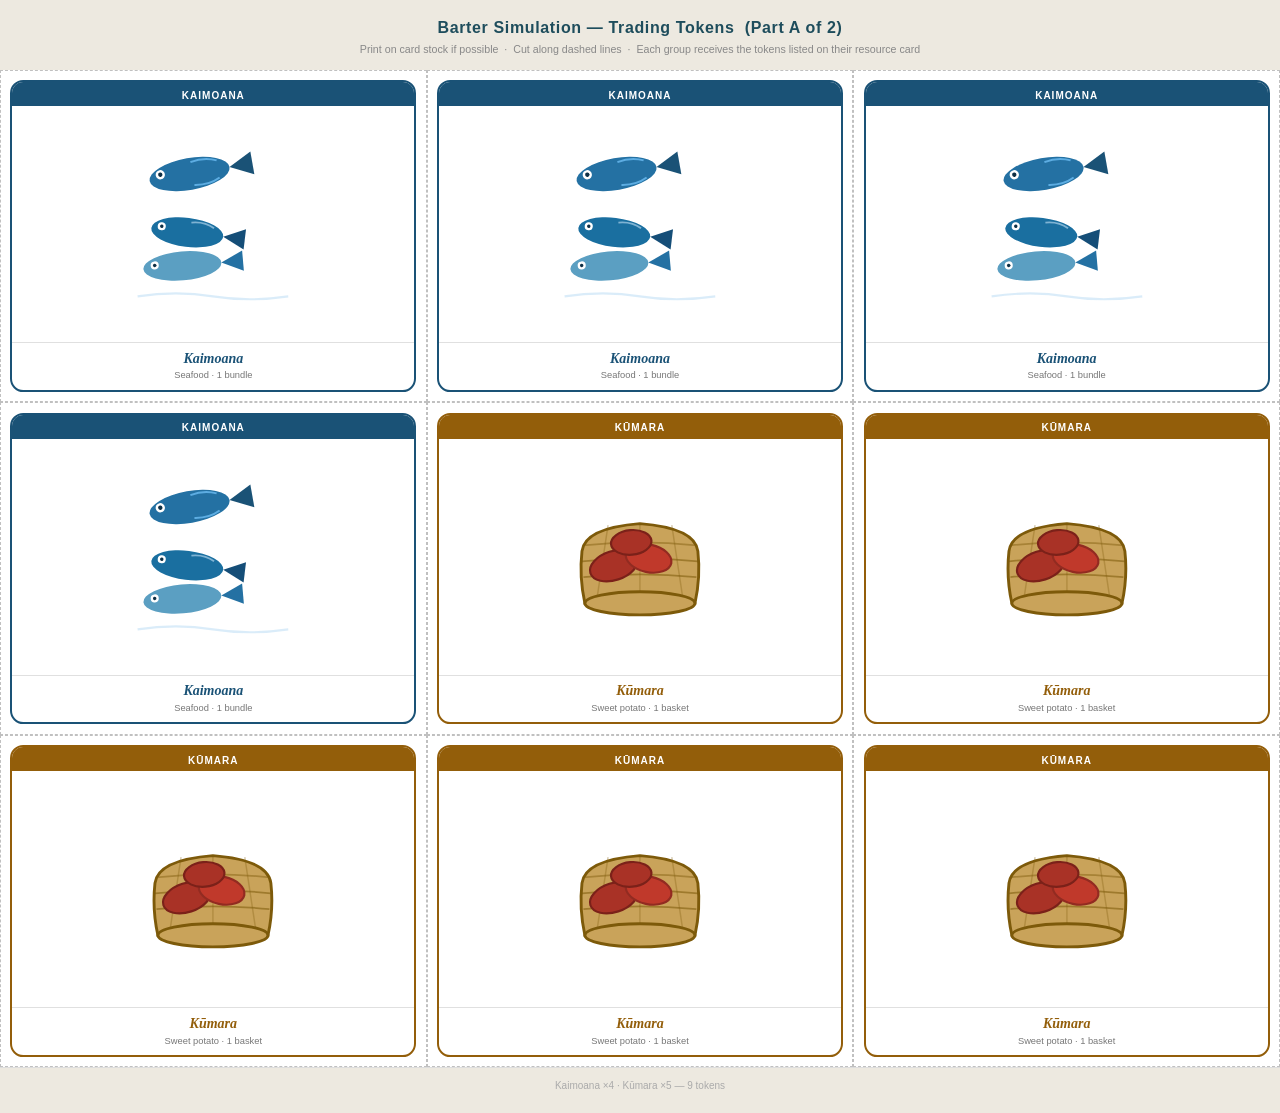
<file: trading_tokens_a.html>
<!DOCTYPE html>
<html lang="en">
<head>
<meta charset="UTF-8">
<title>Barter Simulation — Trading Tokens (Part A of 3)</title>
<style>
  :root { --cut: #c0c0c0; }
  * { box-sizing: border-box; margin: 0; padding: 0; }

  body {
    font-family: Georgia, serif;
    background: #ede9e0;
    padding: 5mm 0 4mm;
  }

  .page-header {
    text-align: center;
    margin-bottom: 4mm;
    font-family: 'Helvetica Neue', Arial, sans-serif;
  }
  .page-header h1 { font-size: 12pt; color: #1e4d5c; font-weight: 600; letter-spacing: 0.04em; margin-bottom: 1.5mm; }
  .page-header p  { font-size: 8pt; color: #888; }

  .grid {
    display: grid;
    grid-template-columns: repeat(3, 1fr);
    width: 100%;
    margin: 0 auto;
  }

  .token {
    width: 100%;
    height: 88mm;
    border: 1px dashed var(--cut);
    padding: 2.5mm;
    background: white;
    display: flex;
  }

  .token-inner {
    width: 100%;
    border: 2px solid var(--accent, #888);
    border-radius: 3.5mm;
    display: flex;
    flex-direction: column;
    align-items: center;
    overflow: hidden;
  }

  .token-header {
    width: 100%;
    background: var(--accent, #888);
    color: white;
    text-align: center;
    padding: 2mm 2mm 1.5mm;
    font-family: 'Helvetica Neue', Arial, sans-serif;
    font-size: 7.5pt;
    font-weight: 700;
    letter-spacing: 0.1em;
    text-transform: uppercase;
  }

  .token-art {
    flex: 1;
    display: flex;
    align-items: center;
    justify-content: center;
    padding: 1mm;
  }

  .token-art svg { width: 46mm; height: 46mm; }

  .token-footer {
    width: 100%;
    border-top: 1.5px solid rgba(0,0,0,0.12);
    padding: 2mm 2mm 2.5mm;
    text-align: center;
  }

  .maori   { font-style: italic; font-size: 10.5pt; font-weight: bold; color: var(--accent, #555); line-height: 1.2; }
  .english { font-family: 'Helvetica Neue', Arial, sans-serif; font-size: 7pt; color: #777; margin-top: 0.8mm; }

  .spare .token-inner { border: 1.5px dashed #ccc; align-items: center; justify-content: center; }
  .spare-label { font-family: Arial, sans-serif; font-size: 8pt; color: #bbb; }

  .tally {
    text-align: center;
    font-family: Arial, sans-serif;
    font-size: 7.5pt;
    color: #aaa;
    padding: 3mm 0 2mm;
    width: 100%;
    margin: 0 auto;
    border-top: 0.5px solid #ddd;
  }

  @media print {
    body { background: white; padding: 1.5cm; box-sizing: border-box; }
    @page { size: A4 portrait; margin: 0; }
    * { -webkit-print-color-adjust: exact; print-color-adjust: exact; }
  }
</style>
</head>
<body>

<div class="page-header">
  <h1>Barter Simulation — Trading Tokens &nbsp;(Part A of 2)</h1>
  <p>Print on card stock if possible &nbsp;·&nbsp; Cut along dashed lines &nbsp;·&nbsp; Each group receives the tokens listed on their resource card</p>
</div>

<div class="grid" id="grid"></div>
<div class="tally" id="tally"></div>

<script>
const svgs = {

kaimoana: `<svg viewBox="0 0 120 120" xmlns="http://www.w3.org/2000/svg">
  <g transform="translate(6,18) rotate(-10)">
    <ellipse cx="36" cy="14" rx="28" ry="11" fill="#2471a3"/>
    <polygon points="64,14 80,6 80,22" fill="#1a5276"/>
    <circle cx="16" cy="11" r="3.2" fill="white"/><circle cx="16" cy="11" r="1.5" fill="#0d2f45"/>
    <path d="M38,6 Q48,4 56,8" stroke="#5dade2" stroke-width="1.4" fill="none"/>
    <path d="M38,22 Q48,24 56,20" stroke="#5dade2" stroke-width="1.4" fill="none"/>
  </g>
  <g transform="translate(12,50) rotate(7)">
    <ellipse cx="32" cy="12" rx="25" ry="10" fill="#1a6fa0"/>
    <polygon points="57,12 72,5 72,19" fill="#154e78"/>
    <circle cx="14" cy="10" r="2.8" fill="white"/><circle cx="14" cy="10" r="1.2" fill="#0d2f45"/>
    <path d="M34,5 Q43,3 50,7" stroke="#7fb3d3" stroke-width="1.3" fill="none"/>
  </g>
  <g transform="translate(4,80) rotate(-5)">
    <ellipse cx="34" cy="12" rx="27" ry="10" fill="#5b9fc2"/>
    <polygon points="61,12 76,5 76,19" fill="#2471a3"/>
    <circle cx="15" cy="10" r="2.8" fill="white"/><circle cx="15" cy="10" r="1.2" fill="#0d2f45"/>
  </g>
  <path d="M8,110 Q35,106 60,110 Q85,114 112,110" stroke="#aed6f1" stroke-width="1.5" fill="none" opacity="0.45"/>
</svg>`,

kumara: `<svg viewBox="0 0 120 120" xmlns="http://www.w3.org/2000/svg">
  <path d="M22,92 Q18,74 20,56 Q22,40 60,37 Q98,40 100,56 Q102,74 98,92 Z" fill="#c9a35a" stroke="#7d5a0a" stroke-width="2"/>
  <path d="M21,74 Q60,70 99,74" stroke="#7d5a0a" stroke-width="1.2" fill="none" opacity="0.55"/>
  <path d="M20,63 Q60,59 100,63" stroke="#7d5a0a" stroke-width="1.2" fill="none" opacity="0.55"/>
  <path d="M21,52 Q60,48 99,52" stroke="#7d5a0a" stroke-width="1.2" fill="none" opacity="0.45"/>
  <line x1="38" y1="38" x2="30" y2="91" stroke="#7d5a0a" stroke-width="1" opacity="0.3"/>
  <line x1="60" y1="37" x2="60" y2="92" stroke="#7d5a0a" stroke-width="1" opacity="0.3"/>
  <line x1="82" y1="38" x2="90" y2="91" stroke="#7d5a0a" stroke-width="1" opacity="0.3"/>
  <ellipse cx="60" cy="92" rx="38" ry="8" fill="#c9a35a" stroke="#7d5a0a" stroke-width="2"/>
  <ellipse cx="42" cy="66" rx="17" ry="10" fill="#a93226" stroke="#7b2119" stroke-width="1.5" transform="rotate(-18,42,66)"/>
  <ellipse cx="66" cy="61" rx="16" ry="9.5" fill="#c0392b" stroke="#922b21" stroke-width="1.5" transform="rotate(12,66,61)"/>
  <ellipse cx="54" cy="50" rx="14" ry="8.5" fill="#a93226" stroke="#7b2119" stroke-width="1.5" transform="rotate(-5,54,50)"/>
</svg>`,

pounamu: `<svg viewBox="0 0 120 120" xmlns="http://www.w3.org/2000/svg">
  <defs>
    <radialGradient id="jade" cx="38%" cy="32%" r="62%">
      <stop offset="0%" stop-color="#a9dfbf"/>
      <stop offset="35%" stop-color="#27ae60"/>
      <stop offset="75%" stop-color="#1e8449"/>
      <stop offset="100%" stop-color="#0b5c2e"/>
    </radialGradient>
  </defs>
  <path d="M42,22 Q28,18 20,32 Q12,46 16,64 Q20,80 32,90 Q46,100 62,98 Q78,96 88,84 Q98,70 96,54 Q94,38 82,28 Q70,18 54,20 Q48,21 42,22 Z" fill="url(#jade)" stroke="#0b5c2e" stroke-width="2"/>
  <path d="M36,38 Q52,32 68,40 Q80,48 78,64" stroke="#145a32" stroke-width="1.5" fill="none" opacity="0.45" stroke-linecap="round"/>
  <path d="M26,56 Q40,50 58,54 Q70,58 72,70" stroke="#1d8348" stroke-width="1" fill="none" opacity="0.35" stroke-linecap="round"/>
  <path d="M30,72 Q44,68 56,74" stroke="#145a32" stroke-width="1" fill="none" opacity="0.3"/>
  <circle cx="56" cy="30" r="4" fill="#0a3d1f" stroke="#0b5c2e" stroke-width="1"/>
  <circle cx="56" cy="30" r="1.8" fill="#d5f5e3" opacity="0.5"/>
  <ellipse cx="40" cy="40" rx="10" ry="6" fill="white" opacity="0.22" transform="rotate(-30,40,40)"/>
  <path d="M30,38 Q38,34 44,40" stroke="white" stroke-width="1.5" fill="none" opacity="0.3" stroke-linecap="round"/>
</svg>`,

mata: `<svg viewBox="0 0 120 120" xmlns="http://www.w3.org/2000/svg">
  <defs>
    <radialGradient id="obs" cx="32%" cy="28%" r="68%">
      <stop offset="0%" stop-color="#7f8c8d"/>
      <stop offset="45%" stop-color="#2c3e50"/>
      <stop offset="100%" stop-color="#17202a"/>
    </radialGradient>
  </defs>
  <path d="M60,12 L88,30 L96,55 L90,76 L74,92 L52,94 L32,84 L22,64 L24,42 L40,26 Z" fill="url(#obs)" stroke="#5d6d7e" stroke-width="1.5"/>
  <path d="M60,12 Q74,32 80,54 Q84,72 74,92" stroke="#7f8c8d" stroke-width="0.8" fill="none" opacity="0.45"/>
  <path d="M60,12 Q46,30 38,52 Q32,68 32,84" stroke="#7f8c8d" stroke-width="0.8" fill="none" opacity="0.45"/>
  <path d="M40,26 Q60,36 96,55" stroke="#aab7b8" stroke-width="0.7" fill="none" opacity="0.35"/>
  <path d="M24,42 Q52,50 96,55" stroke="#aab7b8" stroke-width="0.6" fill="none" opacity="0.25"/>
  <path d="M22,64 Q46,66 90,76" stroke="#aab7b8" stroke-width="0.6" fill="none" opacity="0.25"/>
  <path d="M48,18 Q66,24 74,38" stroke="white" stroke-width="2.2" fill="none" opacity="0.28" stroke-linecap="round"/>
  <path d="M42,28 Q52,32 58,42" stroke="white" stroke-width="1.5" fill="none" opacity="0.18" stroke-linecap="round"/>
  <line x1="88" y1="30" x2="96" y2="55" stroke="white" stroke-width="1.2" opacity="0.35"/>
</svg>`

};

const tokens = [
  { key:'kaimoana', accent:'#1a5276', maori:'Kaimoana', english:'Seafood · 1 bundle',         count:4 },
  { key:'kumara',   accent:'#935e0a', maori:'Kūmara',   english:'Sweet potato · 1 basket',    count:5 },
];

const grid = document.getElementById('grid');
let rendered = 0;

tokens.forEach(t => {
  for (let i = 0; i < t.count; i++) {
    const d = document.createElement('div');
    d.className = 'token';
    d.style.setProperty('--accent', t.accent);
    d.innerHTML = `<div class="token-inner">
      <div class="token-header">${t.maori}</div>
      <div class="token-art">${svgs[t.key]}</div>
      <div class="token-footer">
        <div class="maori">${t.maori}</div>
        <div class="english">${t.english}</div>
      </div>
    </div>`;
    grid.appendChild(d);
    rendered++;
  }
});

// fill to complete last row of 3
const fill = (3 - (rendered % 3)) % 3;
for (let i = 0; i < fill; i++) {
  const d = document.createElement('div');
  d.className = 'token spare';
  d.style.opacity = '0.2';
  d.innerHTML = `<div class="token-inner"><span class="spare-label">✂</span></div>`;
  grid.appendChild(d);
}

const total = tokens.reduce((s,t) => s+t.count, 0);
document.getElementById('tally').textContent =
  tokens.map(t=>`${t.maori} ×${t.count}`).join('  ·  ')
  + `  —  ${total} tokens`;
</script>
</body>
</html>
</file>
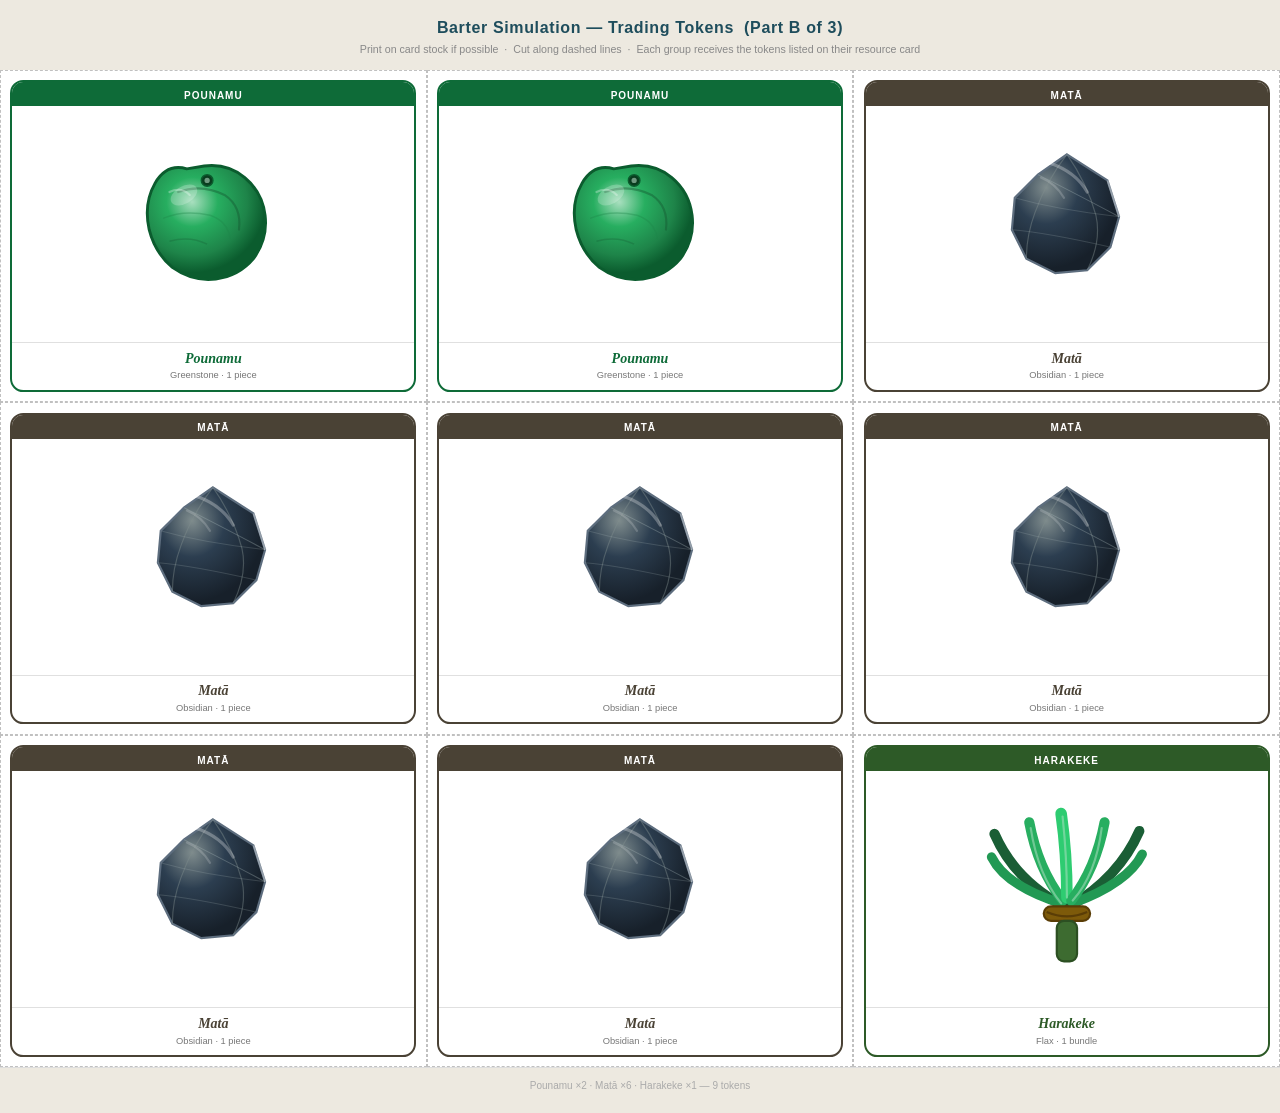
<file: trading_tokens_b.html>
<!DOCTYPE html>
<html lang="en">
<head>
<meta charset="UTF-8">
<title>Barter Simulation — Trading Tokens (Part B of 3)</title>
<style>
  :root { --cut: #c0c0c0; }
  * { box-sizing: border-box; margin: 0; padding: 0; }

  body {
    font-family: Georgia, serif;
    background: #ede9e0;
    padding: 5mm 0 4mm;
  }

  .page-header {
    text-align: center;
    margin-bottom: 4mm;
    font-family: 'Helvetica Neue', Arial, sans-serif;
  }
  .page-header h1 { font-size: 12pt; color: #1e4d5c; font-weight: 600; letter-spacing: 0.04em; margin-bottom: 1.5mm; }
  .page-header p  { font-size: 8pt; color: #888; }

  .grid {
    display: grid;
    grid-template-columns: repeat(3, 1fr);
    width: 100%;
    margin: 0 auto;
  }

  .token {
    width: 100%;
    height: 88mm;
    border: 1px dashed var(--cut);
    padding: 2.5mm;
    background: white;
    display: flex;
  }

  .token-inner {
    width: 100%;
    border: 2px solid var(--accent, #888);
    border-radius: 3.5mm;
    display: flex;
    flex-direction: column;
    align-items: center;
    overflow: hidden;
  }

  .token-header {
    width: 100%;
    background: var(--accent, #888);
    color: white;
    text-align: center;
    padding: 2mm 2mm 1.5mm;
    font-family: 'Helvetica Neue', Arial, sans-serif;
    font-size: 7.5pt;
    font-weight: 700;
    letter-spacing: 0.1em;
    text-transform: uppercase;
  }

  .token-art {
    flex: 1;
    display: flex;
    align-items: center;
    justify-content: center;
    padding: 1mm;
  }

  .token-art svg { width: 46mm; height: 46mm; }

  .token-footer {
    width: 100%;
    border-top: 1.5px solid rgba(0,0,0,0.12);
    padding: 2mm 2mm 2.5mm;
    text-align: center;
  }

  .maori   { font-style: italic; font-size: 10.5pt; font-weight: bold; color: var(--accent, #555); line-height: 1.2; }
  .english { font-family: 'Helvetica Neue', Arial, sans-serif; font-size: 7pt; color: #777; margin-top: 0.8mm; }

  .spare .token-inner { border: 1.5px dashed #ccc; align-items: center; justify-content: center; }
  .spare-label { font-family: Arial, sans-serif; font-size: 8pt; color: #bbb; }

  .tally {
    text-align: center;
    font-family: Arial, sans-serif;
    font-size: 7.5pt;
    color: #aaa;
    padding: 3mm 0 2mm;
    width: 100%;
    margin: 0 auto;
    border-top: 0.5px solid #ddd;
  }

  @media print {
    body { background: white; padding: 1.5cm; box-sizing: border-box; }
    @page { size: A4 portrait; margin: 0; }
    * { -webkit-print-color-adjust: exact; print-color-adjust: exact; }
  }
</style>
</head>
<body>

<div class="page-header">
  <h1>Barter Simulation — Trading Tokens &nbsp;(Part B of 3)</h1>
  <p>Print on card stock if possible &nbsp;·&nbsp; Cut along dashed lines &nbsp;·&nbsp; Each group receives the tokens listed on their resource card</p>
</div>

<div class="grid" id="grid"></div>
<div class="tally" id="tally"></div>

<script>
const svgs = {

pounamu: `<svg viewBox="0 0 120 120" xmlns="http://www.w3.org/2000/svg">
  <defs>
    <radialGradient id="jade" cx="38%" cy="32%" r="62%">
      <stop offset="0%" stop-color="#a9dfbf"/>
      <stop offset="35%" stop-color="#27ae60"/>
      <stop offset="75%" stop-color="#1e8449"/>
      <stop offset="100%" stop-color="#0b5c2e"/>
    </radialGradient>
  </defs>
  <path d="M42,22 Q28,18 20,32 Q12,46 16,64 Q20,80 32,90 Q46,100 62,98 Q78,96 88,84 Q98,70 96,54 Q94,38 82,28 Q70,18 54,20 Q48,21 42,22 Z" fill="url(#jade)" stroke="#0b5c2e" stroke-width="2"/>
  <path d="M36,38 Q52,32 68,40 Q80,48 78,64" stroke="#145a32" stroke-width="1.5" fill="none" opacity="0.45" stroke-linecap="round"/>
  <path d="M26,56 Q40,50 58,54 Q70,58 72,70" stroke="#1d8348" stroke-width="1" fill="none" opacity="0.35" stroke-linecap="round"/>
  <path d="M30,72 Q44,68 56,74" stroke="#145a32" stroke-width="1" fill="none" opacity="0.3"/>
  <circle cx="56" cy="30" r="4" fill="#0a3d1f" stroke="#0b5c2e" stroke-width="1"/>
  <circle cx="56" cy="30" r="1.8" fill="#d5f5e3" opacity="0.5"/>
  <ellipse cx="40" cy="40" rx="10" ry="6" fill="white" opacity="0.22" transform="rotate(-30,40,40)"/>
  <path d="M30,38 Q38,34 44,40" stroke="white" stroke-width="1.5" fill="none" opacity="0.3" stroke-linecap="round"/>
</svg>`,

mata: `<svg viewBox="0 0 120 120" xmlns="http://www.w3.org/2000/svg">
  <defs>
    <radialGradient id="obs" cx="32%" cy="28%" r="68%">
      <stop offset="0%" stop-color="#7f8c8d"/>
      <stop offset="45%" stop-color="#2c3e50"/>
      <stop offset="100%" stop-color="#17202a"/>
    </radialGradient>
  </defs>
  <path d="M60,12 L88,30 L96,55 L90,76 L74,92 L52,94 L32,84 L22,64 L24,42 L40,26 Z" fill="url(#obs)" stroke="#5d6d7e" stroke-width="1.5"/>
  <path d="M60,12 Q74,32 80,54 Q84,72 74,92" stroke="#7f8c8d" stroke-width="0.8" fill="none" opacity="0.45"/>
  <path d="M60,12 Q46,30 38,52 Q32,68 32,84" stroke="#7f8c8d" stroke-width="0.8" fill="none" opacity="0.45"/>
  <path d="M40,26 Q60,36 96,55" stroke="#aab7b8" stroke-width="0.7" fill="none" opacity="0.35"/>
  <path d="M24,42 Q52,50 96,55" stroke="#aab7b8" stroke-width="0.6" fill="none" opacity="0.25"/>
  <path d="M22,64 Q46,66 90,76" stroke="#aab7b8" stroke-width="0.6" fill="none" opacity="0.25"/>
  <path d="M48,18 Q66,24 74,38" stroke="white" stroke-width="2.2" fill="none" opacity="0.28" stroke-linecap="round"/>
  <path d="M42,28 Q52,32 58,42" stroke="white" stroke-width="1.5" fill="none" opacity="0.18" stroke-linecap="round"/>
  <line x1="88" y1="30" x2="96" y2="55" stroke="white" stroke-width="1.2" opacity="0.35"/>
</svg>`,

harakeke: `<svg viewBox="0 0 120 120" xmlns="http://www.w3.org/2000/svg">
  <path d="M58,72 Q24,54 10,22" stroke="#1a5e35" stroke-width="7" fill="none" stroke-linecap="round"/>
  <path d="M62,72 Q96,52 110,20" stroke="#1a5e35" stroke-width="7" fill="none" stroke-linecap="round"/>
  <path d="M56,70 Q18,58 8,38" stroke="#229954" stroke-width="6.5" fill="none" stroke-linecap="round"/>
  <path d="M64,70 Q102,56 112,36" stroke="#229954" stroke-width="6.5" fill="none" stroke-linecap="round"/>
  <path d="M57,68 Q40,46 34,14" stroke="#27ae60" stroke-width="7" fill="none" stroke-linecap="round"/>
  <path d="M60,66 Q60,36 56,8" stroke="#2ecc71" stroke-width="8" fill="none" stroke-linecap="round"/>
  <path d="M63,68 Q80,46 86,14" stroke="#27ae60" stroke-width="7" fill="none" stroke-linecap="round"/>
  <path d="M56,70 Q40,50 35,18" stroke="#a9dfbf" stroke-width="1.5" fill="none" opacity="0.55" stroke-linecap="round"/>
  <path d="M60,66 Q60,38 57,10" stroke="#a9dfbf" stroke-width="1.5" fill="none" opacity="0.55" stroke-linecap="round"/>
  <path d="M64,68 Q80,50 84,18" stroke="#a9dfbf" stroke-width="1.5" fill="none" opacity="0.55" stroke-linecap="round"/>
  <rect x="44" y="72" width="32" height="10" rx="5" fill="#7d5a0a" stroke="#5a3d06" stroke-width="1.5"/>
  <path d="M46,76 Q60,82 74,76" stroke="#5a3d06" stroke-width="1.5" fill="none"/>
  <rect x="53" y="82" width="14" height="28" rx="5" fill="#3d6b30" stroke="#2c4f22" stroke-width="1.5"/>
</svg>`,

huahua: `<svg viewBox="0 0 120 120" xmlns="http://www.w3.org/2000/svg">
  <rect x="54" y="72" width="14" height="34" rx="7" fill="#e8d5a3" stroke="#b8935a" stroke-width="2"/>
  <ellipse cx="61" cy="72" rx="10" ry="7" fill="#e8d5a3" stroke="#b8935a" stroke-width="2"/>
  <ellipse cx="61" cy="106" rx="9" ry="6.5" fill="#e8d5a3" stroke="#b8935a" stroke-width="2"/>
  <ellipse cx="61" cy="54" rx="28" ry="24" fill="#c0392b" stroke="#922b21" stroke-width="2.5"/>
  <ellipse cx="50" cy="42" rx="13" ry="9" fill="#e74c3c" opacity="0.5" transform="rotate(-20,50,42)"/>
  <path d="M40,42 Q55,36 72,44" stroke="#7b241c" stroke-width="1.2" fill="none" opacity="0.5" stroke-linecap="round"/>
  <path d="M38,52 Q55,46 76,54" stroke="#7b241c" stroke-width="1.2" fill="none" opacity="0.45" stroke-linecap="round"/>
  <path d="M42,62 Q58,58 76,64" stroke="#7b241c" stroke-width="1" fill="none" opacity="0.35" stroke-linecap="round"/>
  <ellipse cx="46" cy="44" rx="7" ry="5" fill="white" opacity="0.18" transform="rotate(-25,46,44)"/>
</svg>`

};

const tokens = [
  { key:'pounamu',  accent:'#0e6b38', maori:'Pounamu',  english:'Greenstone · 1 piece',       count:2 },
  { key:'mata',     accent:'#4a4235', maori:'Matā',     english:'Obsidian · 1 piece',         count:6 },
  { key:'harakeke', accent:'#2d5a27', maori:'Harakeke', english:'Flax · 1 bundle',            count:1 },
];

const grid = document.getElementById('grid');
let rendered = 0;

tokens.forEach(t => {
  for (let i = 0; i < t.count; i++) {
    const d = document.createElement('div');
    d.className = 'token';
    d.style.setProperty('--accent', t.accent);
    d.innerHTML = `<div class="token-inner">
      <div class="token-header">${t.maori}</div>
      <div class="token-art">${svgs[t.key]}</div>
      <div class="token-footer">
        <div class="maori">${t.maori}</div>
        <div class="english">${t.english}</div>
      </div>
    </div>`;
    grid.appendChild(d);
    rendered++;
  }
});

// fill to complete last row of 3
const fill = (3 - (rendered % 3)) % 3;
for (let i = 0; i < fill; i++) {
  const d = document.createElement('div');
  d.className = 'token spare';
  d.style.opacity = '0.2';
  d.innerHTML = `<div class="token-inner"><span class="spare-label">✂</span></div>`;
  grid.appendChild(d);
}

const total = tokens.reduce((s,t) => s+t.count, 0);
document.getElementById('tally').textContent =
  tokens.map(t=>`${t.maori} ×${t.count}`).join('  ·  ')
  + `  —  ${total} tokens`;
</script>
</body>
</html>
</file>
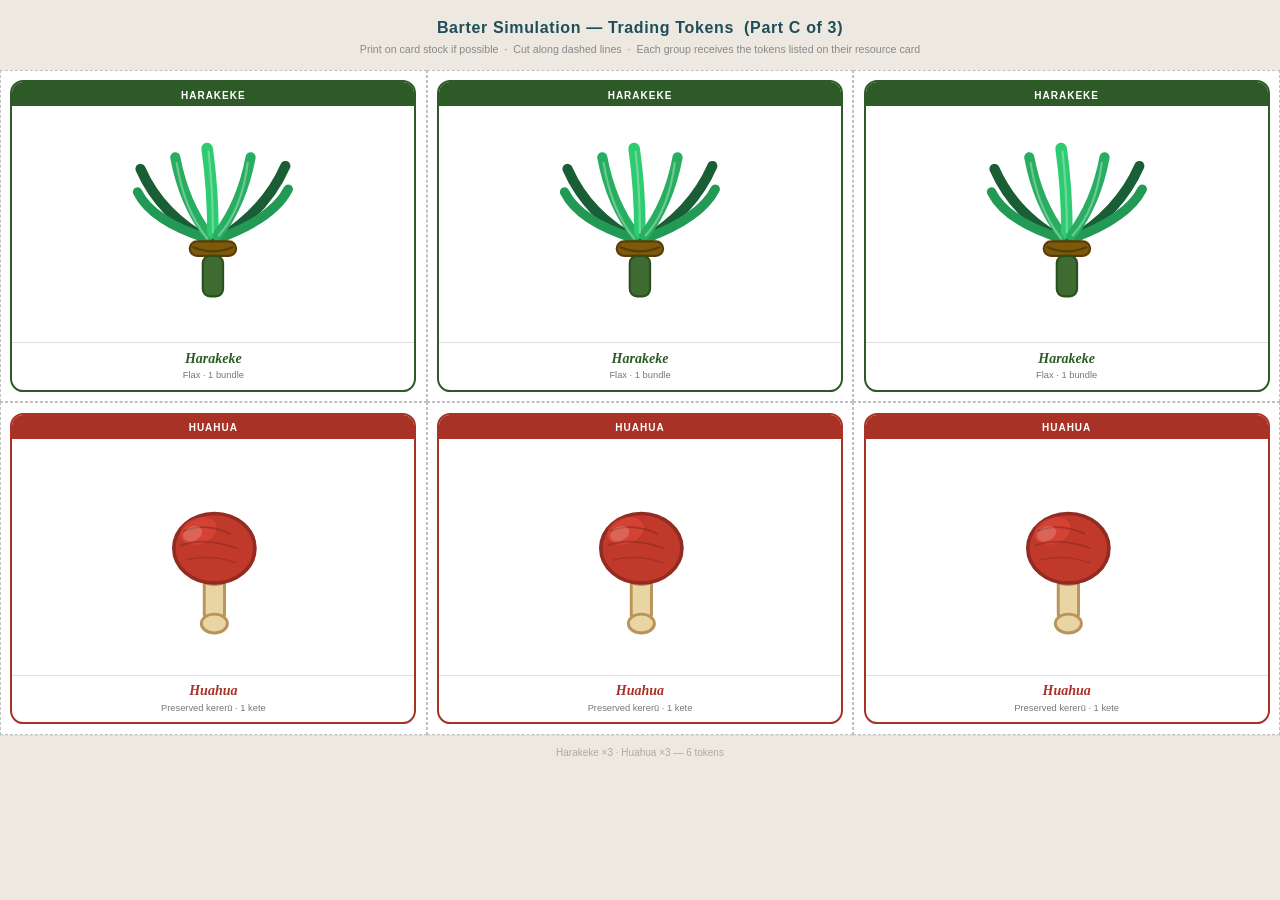
<file: trading_tokens_c.html>
<!DOCTYPE html>
<html lang="en">
<head>
<meta charset="UTF-8">
<title>Barter Simulation — Trading Tokens (Part C of 3)</title>
<style>
  :root { --cut: #c0c0c0; }
  * { box-sizing: border-box; margin: 0; padding: 0; }

  body {
    font-family: Georgia, serif;
    background: #ede9e0;
    padding: 5mm 0 4mm;
  }

  .page-header {
    text-align: center;
    margin-bottom: 4mm;
    font-family: 'Helvetica Neue', Arial, sans-serif;
  }
  .page-header h1 { font-size: 12pt; color: #1e4d5c; font-weight: 600; letter-spacing: 0.04em; margin-bottom: 1.5mm; }
  .page-header p  { font-size: 8pt; color: #888; }

  .grid {
    display: grid;
    grid-template-columns: repeat(3, 1fr);
    width: 100%;
    margin: 0 auto;
  }

  .token {
    width: 100%;
    height: 88mm;
    border: 1px dashed var(--cut);
    padding: 2.5mm;
    background: white;
    display: flex;
  }

  .token-inner {
    width: 100%;
    border: 2px solid var(--accent, #888);
    border-radius: 3.5mm;
    display: flex;
    flex-direction: column;
    align-items: center;
    overflow: hidden;
  }

  .token-header {
    width: 100%;
    background: var(--accent, #888);
    color: white;
    text-align: center;
    padding: 2mm 2mm 1.5mm;
    font-family: 'Helvetica Neue', Arial, sans-serif;
    font-size: 7.5pt;
    font-weight: 700;
    letter-spacing: 0.1em;
    text-transform: uppercase;
  }

  .token-art {
    flex: 1;
    display: flex;
    align-items: center;
    justify-content: center;
    padding: 1mm;
  }

  .token-art svg { width: 46mm; height: 46mm; }

  .token-footer {
    width: 100%;
    border-top: 1.5px solid rgba(0,0,0,0.12);
    padding: 2mm 2mm 2.5mm;
    text-align: center;
  }

  .maori   { font-style: italic; font-size: 10.5pt; font-weight: bold; color: var(--accent, #555); line-height: 1.2; }
  .english { font-family: 'Helvetica Neue', Arial, sans-serif; font-size: 7pt; color: #777; margin-top: 0.8mm; }

  .spare .token-inner { border: 1.5px dashed #ccc; align-items: center; justify-content: center; }
  .spare-label { font-family: Arial, sans-serif; font-size: 8pt; color: #bbb; }

  .tally {
    text-align: center;
    font-family: Arial, sans-serif;
    font-size: 7.5pt;
    color: #aaa;
    padding: 3mm 0 2mm;
    width: 100%;
    margin: 0 auto;
    border-top: 0.5px solid #ddd;
  }

  @media print {
    body { background: white; padding: 1.5cm; box-sizing: border-box; }
    @page { size: A4 portrait; margin: 0; }
    * { -webkit-print-color-adjust: exact; print-color-adjust: exact; }
  }
</style>
</head>
<body>

<div class="page-header">
  <h1>Barter Simulation — Trading Tokens &nbsp;(Part C of 3)</h1>
  <p>Print on card stock if possible &nbsp;·&nbsp; Cut along dashed lines &nbsp;·&nbsp; Each group receives the tokens listed on their resource card</p>
</div>

<div class="grid" id="grid"></div>
<div class="tally" id="tally"></div>

<script>
const svgs = {

harakeke: `<svg viewBox="0 0 120 120" xmlns="http://www.w3.org/2000/svg">
  <path d="M58,72 Q24,54 10,22" stroke="#1a5e35" stroke-width="7" fill="none" stroke-linecap="round"/>
  <path d="M62,72 Q96,52 110,20" stroke="#1a5e35" stroke-width="7" fill="none" stroke-linecap="round"/>
  <path d="M56,70 Q18,58 8,38" stroke="#229954" stroke-width="6.5" fill="none" stroke-linecap="round"/>
  <path d="M64,70 Q102,56 112,36" stroke="#229954" stroke-width="6.5" fill="none" stroke-linecap="round"/>
  <path d="M57,68 Q40,46 34,14" stroke="#27ae60" stroke-width="7" fill="none" stroke-linecap="round"/>
  <path d="M60,66 Q60,36 56,8" stroke="#2ecc71" stroke-width="8" fill="none" stroke-linecap="round"/>
  <path d="M63,68 Q80,46 86,14" stroke="#27ae60" stroke-width="7" fill="none" stroke-linecap="round"/>
  <path d="M56,70 Q40,50 35,18" stroke="#a9dfbf" stroke-width="1.5" fill="none" opacity="0.55" stroke-linecap="round"/>
  <path d="M60,66 Q60,38 57,10" stroke="#a9dfbf" stroke-width="1.5" fill="none" opacity="0.55" stroke-linecap="round"/>
  <path d="M64,68 Q80,50 84,18" stroke="#a9dfbf" stroke-width="1.5" fill="none" opacity="0.55" stroke-linecap="round"/>
  <rect x="44" y="72" width="32" height="10" rx="5" fill="#7d5a0a" stroke="#5a3d06" stroke-width="1.5"/>
  <path d="M46,76 Q60,82 74,76" stroke="#5a3d06" stroke-width="1.5" fill="none"/>
  <rect x="53" y="82" width="14" height="28" rx="5" fill="#3d6b30" stroke="#2c4f22" stroke-width="1.5"/>
</svg>`,

huahua: `<svg viewBox="0 0 120 120" xmlns="http://www.w3.org/2000/svg">
  <rect x="54" y="72" width="14" height="34" rx="7" fill="#e8d5a3" stroke="#b8935a" stroke-width="2"/>
  <ellipse cx="61" cy="72" rx="10" ry="7" fill="#e8d5a3" stroke="#b8935a" stroke-width="2"/>
  <ellipse cx="61" cy="106" rx="9" ry="6.5" fill="#e8d5a3" stroke="#b8935a" stroke-width="2"/>
  <ellipse cx="61" cy="54" rx="28" ry="24" fill="#c0392b" stroke="#922b21" stroke-width="2.5"/>
  <ellipse cx="50" cy="42" rx="13" ry="9" fill="#e74c3c" opacity="0.5" transform="rotate(-20,50,42)"/>
  <path d="M40,42 Q55,36 72,44" stroke="#7b241c" stroke-width="1.2" fill="none" opacity="0.5" stroke-linecap="round"/>
  <path d="M38,52 Q55,46 76,54" stroke="#7b241c" stroke-width="1.2" fill="none" opacity="0.45" stroke-linecap="round"/>
  <path d="M42,62 Q58,58 76,64" stroke="#7b241c" stroke-width="1" fill="none" opacity="0.35" stroke-linecap="round"/>
  <ellipse cx="46" cy="44" rx="7" ry="5" fill="white" opacity="0.18" transform="rotate(-25,46,44)"/>
</svg>`

};

const tokens = [
  { key:'harakeke', accent:'#2d5a27', maori:'Harakeke', english:'Flax · 1 bundle',            count:3 },
  { key:'huahua',   accent:'#a93226', maori:'Huahua',   english:'Preserved kererū · 1 kete',  count:3 },
];

const grid = document.getElementById('grid');
let rendered = 0;

tokens.forEach(t => {
  for (let i = 0; i < t.count; i++) {
    const d = document.createElement('div');
    d.className = 'token';
    d.style.setProperty('--accent', t.accent);
    d.innerHTML = `<div class="token-inner">
      <div class="token-header">${t.maori}</div>
      <div class="token-art">${svgs[t.key]}</div>
      <div class="token-footer">
        <div class="maori">${t.maori}</div>
        <div class="english">${t.english}</div>
      </div>
    </div>`;
    grid.appendChild(d);
    rendered++;
  }
});

// fill to complete last row of 3
const fill = (3 - (rendered % 3)) % 3;
for (let i = 0; i < fill; i++) {
  const d = document.createElement('div');
  d.className = 'token spare';
  d.style.opacity = '0.2';
  d.innerHTML = `<div class="token-inner"><span class="spare-label">✂</span></div>`;
  grid.appendChild(d);
}

const total = tokens.reduce((s,t) => s+t.count, 0);
document.getElementById('tally').textContent =
  tokens.map(t=>`${t.maori} ×${t.count}`).join('  ·  ')
  + `  —  ${total} tokens`;
</script>
</body>
</html>
</file>
